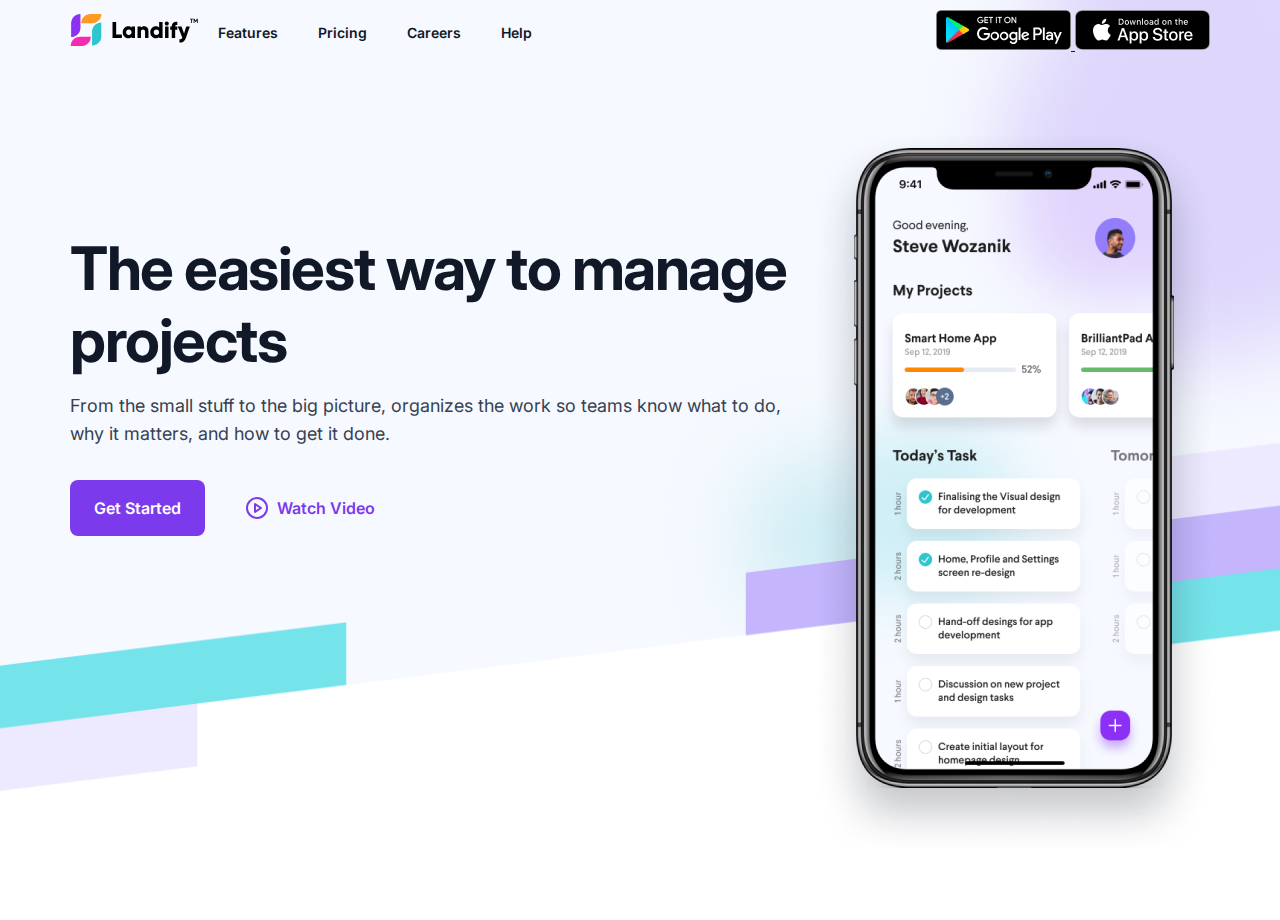
<file: les_4 dim/index.html>
<!DOCTYPE html>
<html lang="en">
<head>
    <meta charset="UTF-8">
    <meta http-equiv="X-UA-Compatible" content="IE=edge">
    <meta name="viewport" content="width=device-width, initial-scale=1.0">
    <title>Landing page</title>

    <link rel="preconnect" href="https://fonts.googleapis.com">
    <link rel="preconnect" href="https://fonts.gstatic.com" crossorigin>
    <link href="https://fonts.googleapis.com/css2?family=Inter:wght@200;400;600;700;800;900&display=swap" rel="stylesheet">

    <link rel="stylesheet" href="./assets/styles/style.css">
</head>

<body>
    <div class="container">
        <header class="header">
            <nav class="menu">
                <a href="/"><img src="./assets/img/Logo.svg" alt="Logotype"></a>
                <ul>
                    <li>
                        <a href="#">Features</a>
                    </li>
                    <li>
                        <a href="#">Pricing</a>
                    </li>
                    <li>
                        <a href="#">Careers</a>
                    </li>
                    <li>
                        <a href="#">Help</a>
                    </li>
                </ul>
            </nav>
            <div class="store">
                <a href="#">
                    <img src="./assets/img/Store_google.png" alt="Google store">
                </a>
                <a href="https://apps.apple.com/us/app/apple-store/id375380948">
                    <img src="./assets/img/Store_apple.png" alt="Apple store">
                </a>
            </div>
        </header>

        <div class="banner">
            <div class="banner-content">
                <h1>The easiest way to manage projects</h1>
                <p>From the small stuff to the big picture, organizes the work so teams know what to do, why it matters, and how to get it done.</p>
                <div>
                    <button class="get">Get Started</button>
                    <button class="watch">
                        <img src="./assets/img/Icons/Play_icon.svg" alt="">
                        Watch Video
                    </button>
                </div>
            </div>
            <img src="./assets/img/Mobile.png" alt="">
        </div>

    </div>
</body>
</html>
</file>
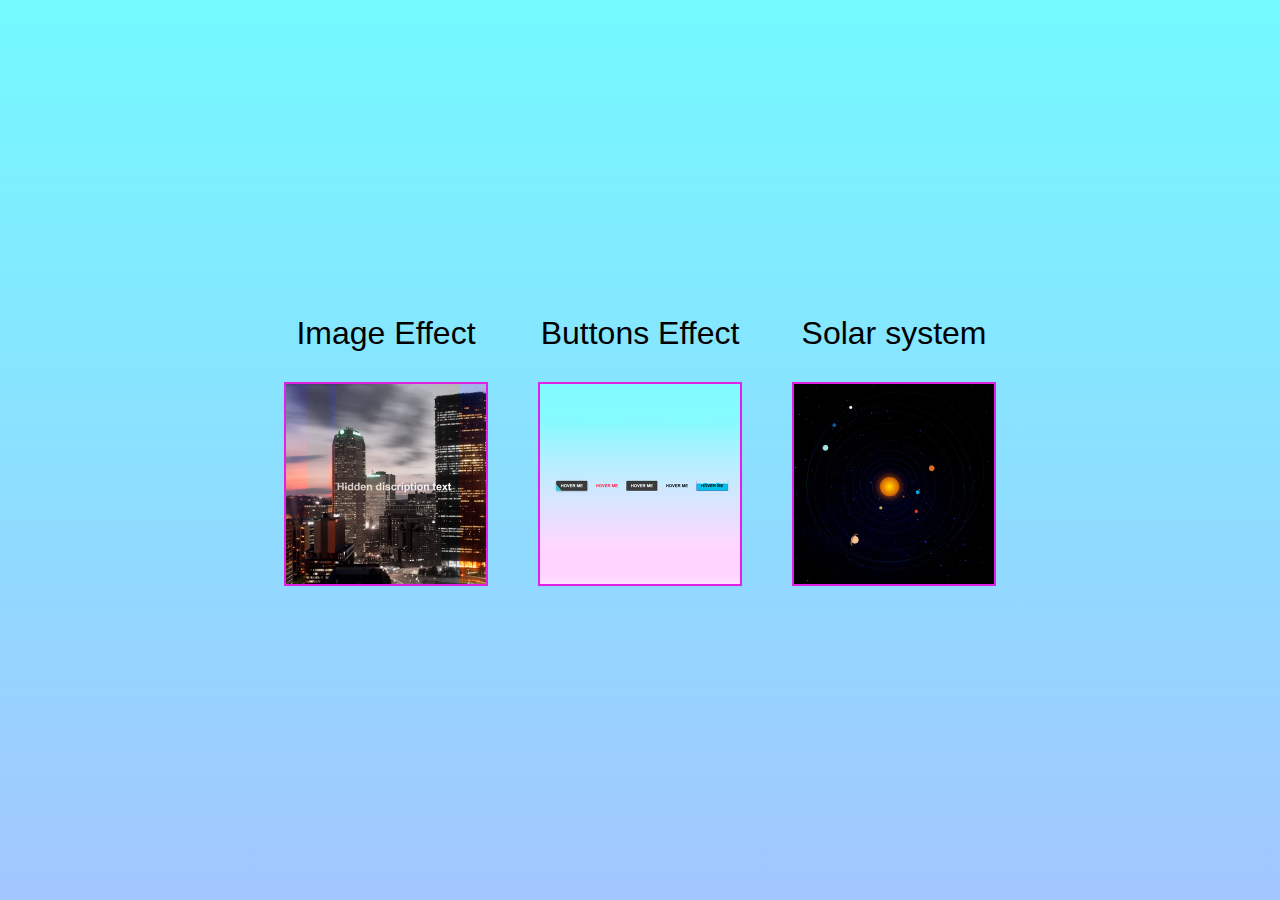
<file: les_6/index.html>
<!DOCTYPE html>
<html lang="en">
<head>
    <meta charset="UTF-8">
    <meta http-equiv="X-UA-Compatible" content="IE=edge">
    <meta name="viewport" content="width=device-width, initial-scale=1.0">
    <title>Animation effects</title>
    <style>
        body {
            margin: 0;
            padding: 0;
            display: flex;
            width: 100%;
            height: 100vh;
            align-content: center;
            justify-content: center;
            align-items: center;
            gap: 50px;
            background: linear-gradient(to top, #a3c6ff 0%, #73faff 100%);
        }
        a {
            border: 2px solid #e221e7;
            display: flex;
            align-items: center;
            justify-content: center;
        }
        img {
            width: 100%;
            max-width: 200px;
            height: auto;
        }
        .wrapper {
            display: grid;
            font-size: 32px;
            font-family: Arial, Helvetica, sans-serif;
            gap: 30px;
            text-align: center;
        }
    </style>
</head>
<body>
    <div class="wrapper">
        Image Effect
        <a href="./effect_1/index.html">
            <img src="./img/image_animation.jpg" alt="">
        </a>
    </div>
    <div class="wrapper">
        Buttons Effect
        <a href="./effect_2/index.html">
            <img src="./img/buttons_animation.jpg" alt="">
        </a>
    </div>
    <div class="wrapper">
        Solar system
        <a href="./effect_3/index.html">
            <img src="./img/solar_system.jpg" alt="">
        </a>  
    </div>
</body>
</html>
</file>
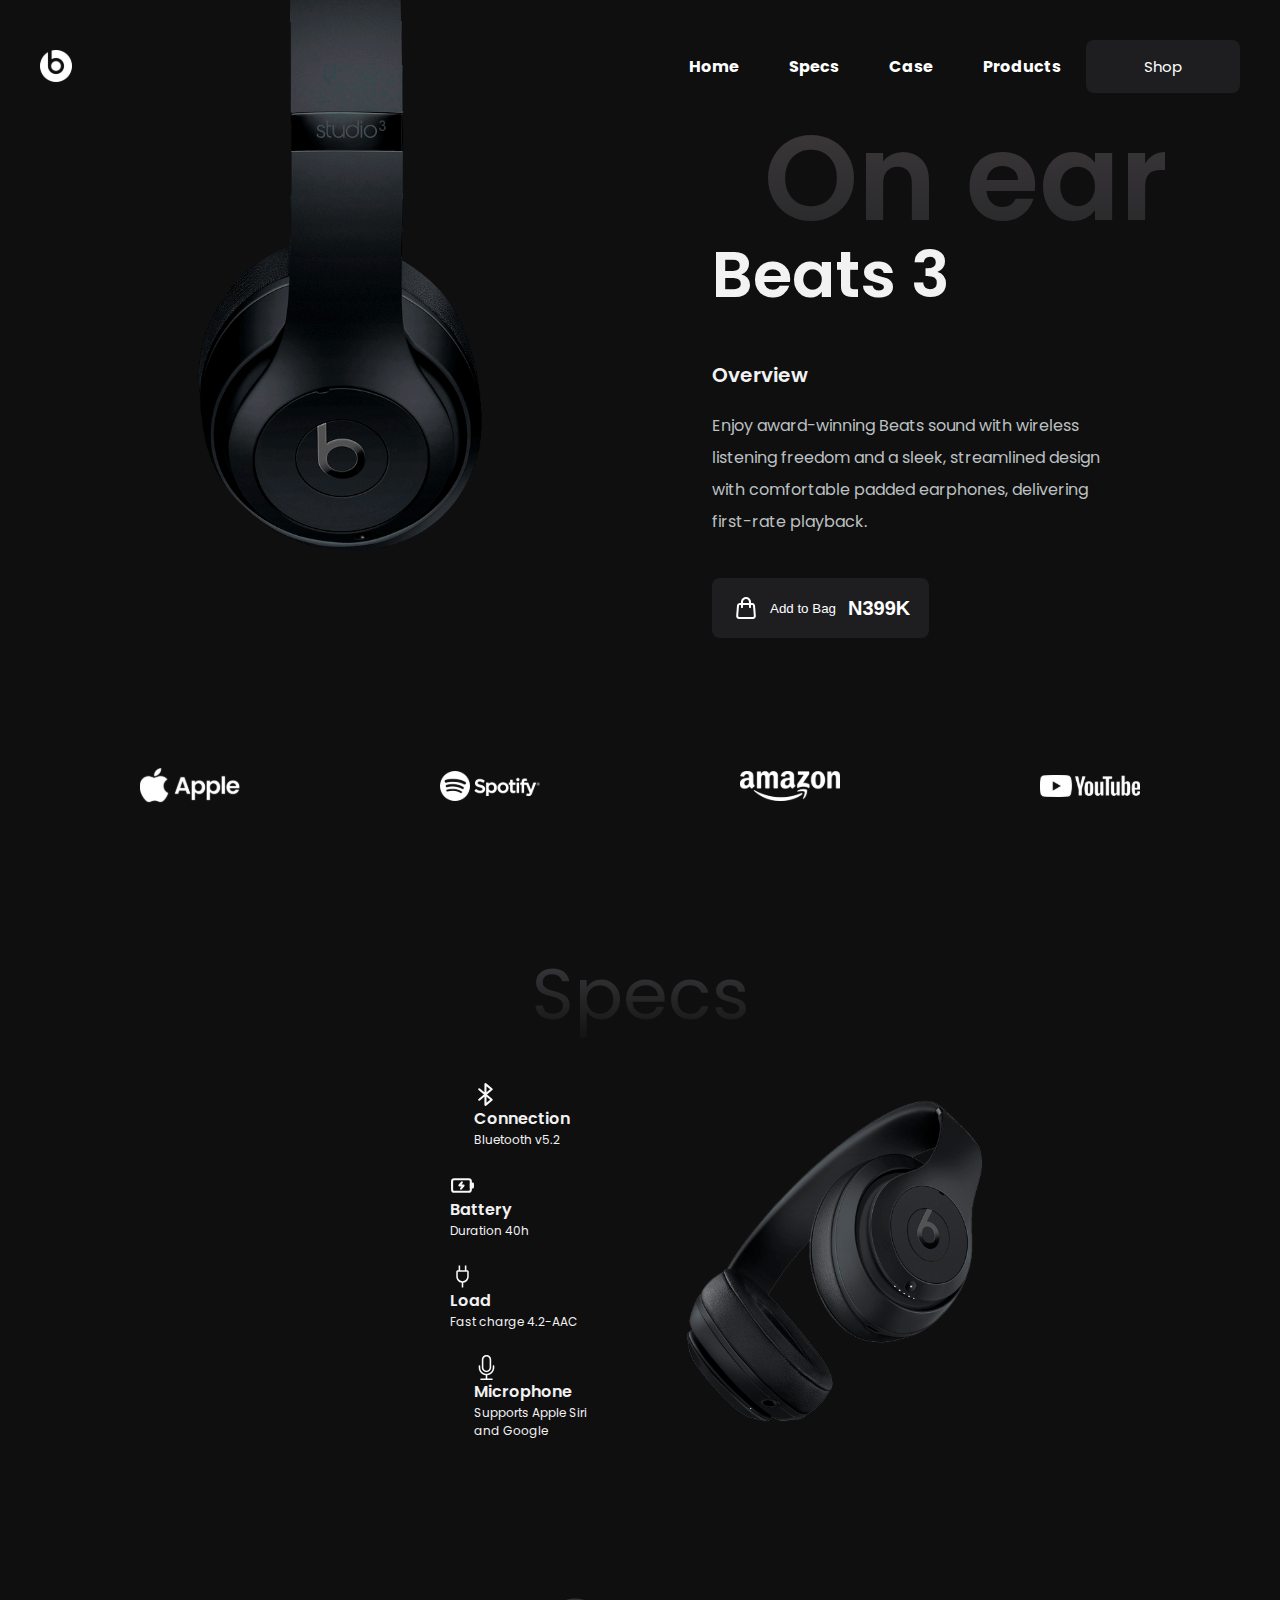
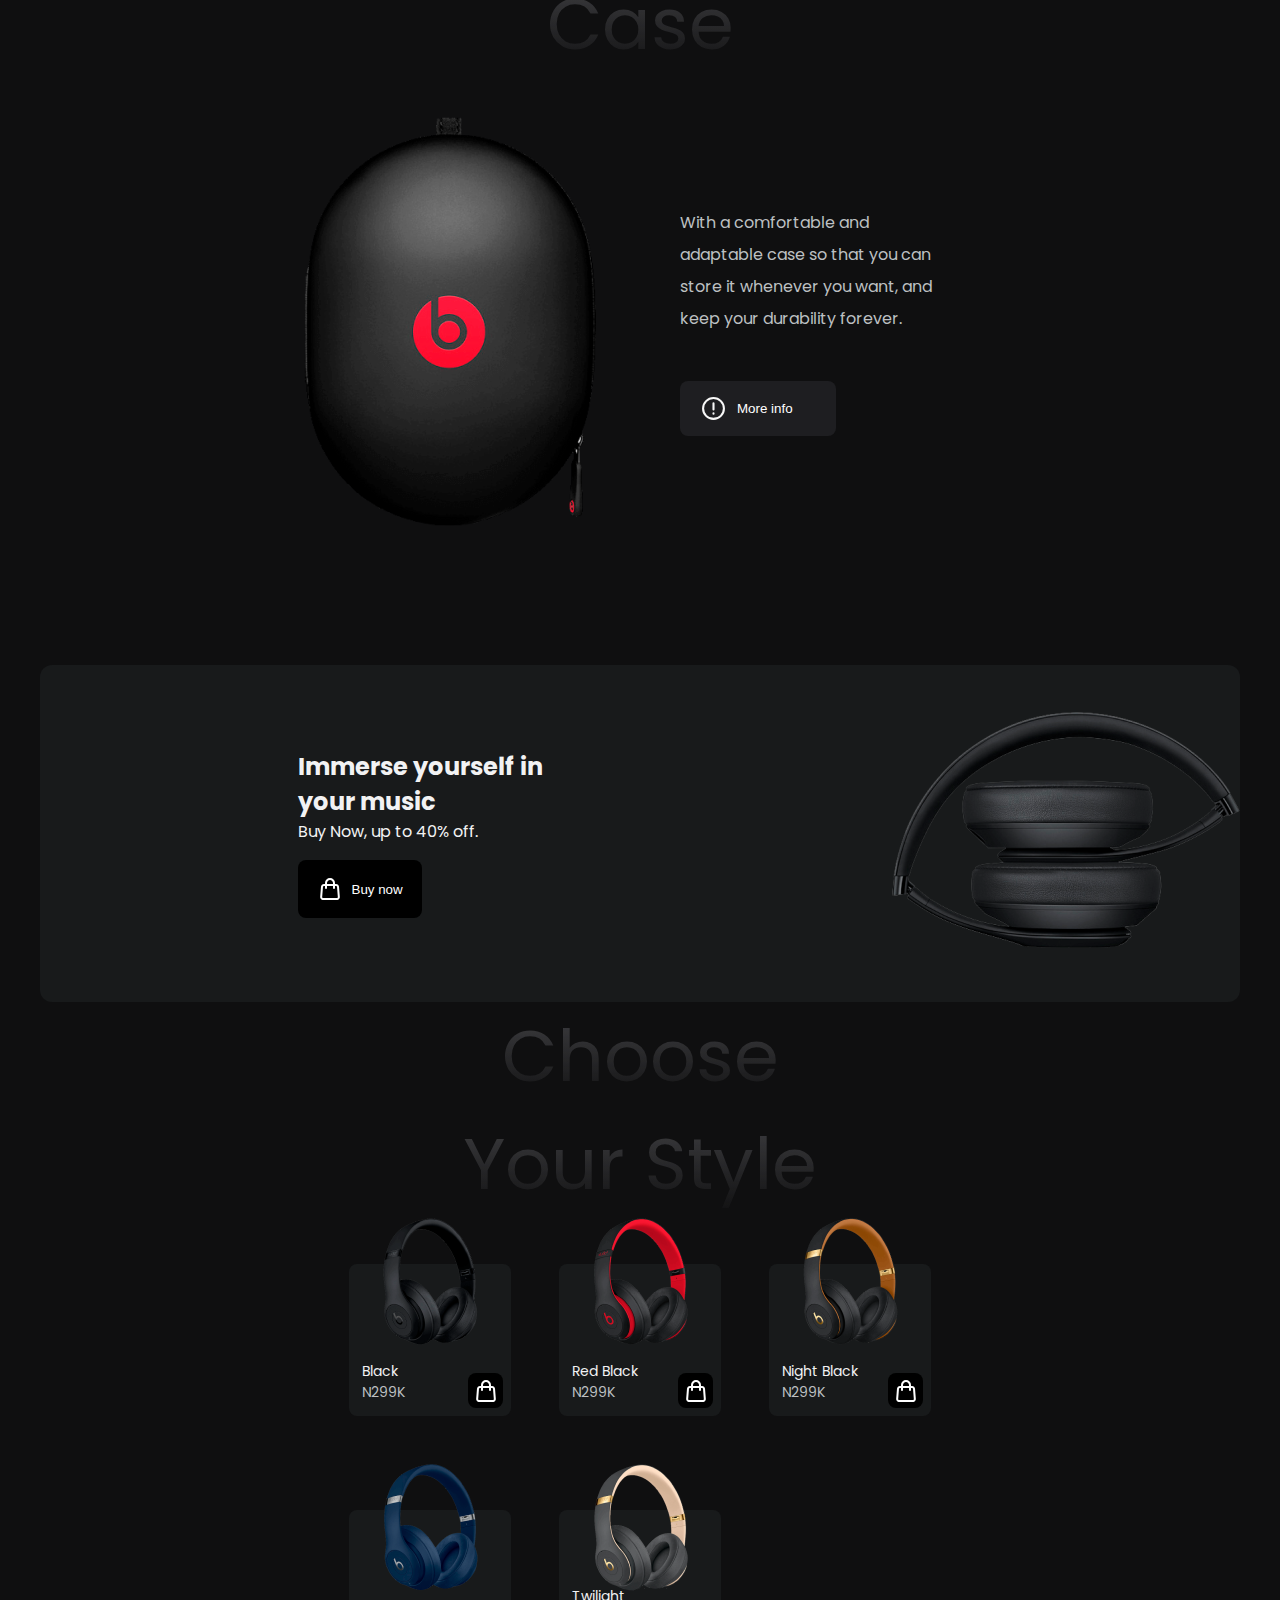
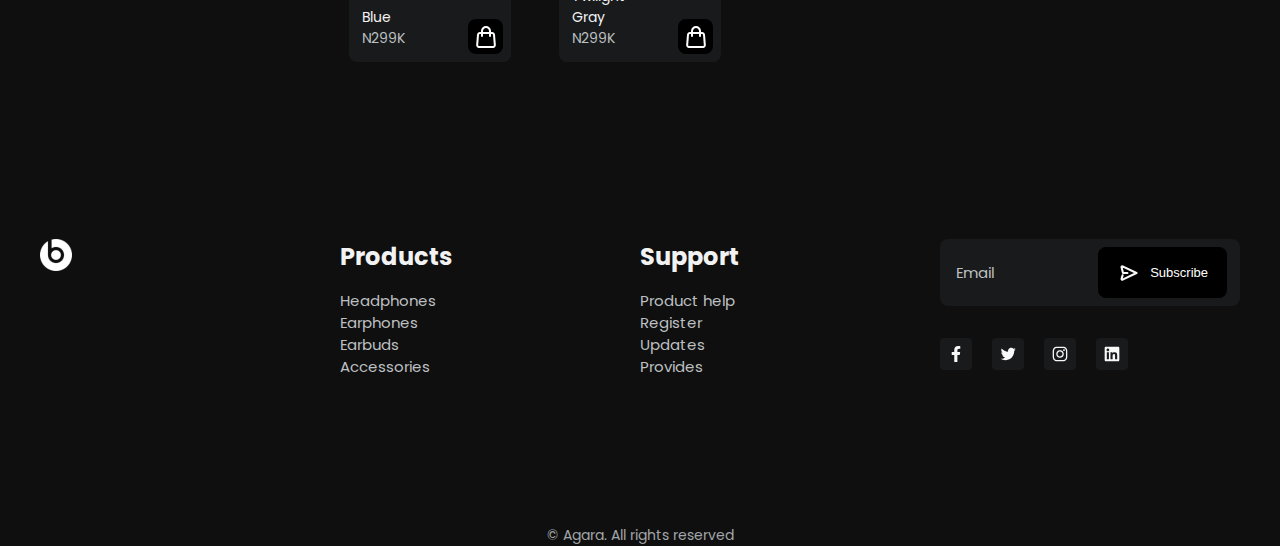
<file: les_7/index.html>
<!DOCTYPE html>
<html lang="en">
<head>
    <meta charset="UTF-8">
    <meta http-equiv="X-UA-Compatible" content="IE=edge">
    <meta name="viewport" content="width=device-width, initial-scale=1.0">
    <title>Landing</title>

    <link rel="preconnect" href="https://fonts.googleapis.com">
    <link rel="preconnect" href="https://fonts.gstatic.com" crossorigin>
    <link href="https://fonts.googleapis.com/css2?family=Poppins:wght@400;600;700&display=swap" rel="stylesheet">

    <link rel="stylesheet" href="./assets/styles/style.css">
</head>
<body>
    <header class="header">
        <div class="container">
            <div class="header-content">
                <img src="./assets/img/logo.svg" alt="Logotype">

                <div class="header-menu">
                    <nav class="site-navigation">
                        <menu>
                            <li><a href="/">Home</a></li>
                            <li><a href="#">Specs</a></li>
                            <li><a href="#">Case</a></li>
                            <li><a href="#">Products</a></li>
                            <li><a class="header-button" href="#">Shop</a></li>                  
                        </menu>
                        <img class="bar-menu" src="./assets/img/menu-bar.svg" alt="Logotype">
                    </nav>
                </div>
            </div>
        </div>
    </header>

    <div class="banner">
        <div class="container">
            <div class="banner-content">
                <img src="./assets/img/header-hp.svg" alt="Headphones">
                <div class="banner-text">
                    <span>On ear</span>
                    <h1>Beats 3</h1>
                    <h3>Overview</h3>
                    <p>Enjoy award-winning Beats sound with wireless listening freedom and a sleek, streamlined design with comfortable padded earphones, delivering first-rate playback.</p>
                    <button class="banner-button bag">
                        <img src="./assets/img/icon.png" alt="">
                        <span>Add to Bag</span>
                        <div>N399K</div>
                    </button>
                </div>
            </div>
        </div>
    </div>
    
    <div class="logo">
        <div class="container">
            <div class="logo-content">
                <a href="#"><img src="./assets/img/logo/apple.svg" alt=""></a>
                <a href="#"><img src="./assets/img/logo/spotify.svg" alt=""></a>
                <a href=""><img src="./assets/img/logo/amazon.svg" alt=""></a>
                <a href=""><img src="./assets/img/logo/youtube.svg" alt=""></a>
            </div>
        </div>
    </div>

    <div class="specs">
        <div class="container">
            <h2 class="title-specs">Specs</h2>
            <div class="specs-content">
                <div class="specs-items">
                    <div class="specs-item">
                        <img src="./assets/img/specs icons/bluetooth.svg" alt="">
                        <span>Connection</span>
                        <p>Bluetooth v5.2</p>
                    </div>

                    <div class="specs-item">
                        <img src="./assets/img/specs icons/battery-charging.svg" alt="">
                        <span>Battery</span>
                        <p>Duration 40h</p>
                    </div>

                    <div class="specs-item">
                        <img src="./assets/img/specs icons/carbon_plug.svg" alt="">
                        <span>Load</span>
                        <p>Fast charge 4.2-AAC</p>
                    </div>

                    <div class="specs-item">
                    <img src="./assets/img/specs icons/bi_mic.svg" alt="">
                        <span>Microphone</span>
                        <p>Supports Apple Siri and Google</p>
                    </div>
                </div>
                <img src="./assets/img/specs-hp.svg" alt="">
            </div>
        </div>
    </div>

    <div class="case">
        <div class="container">
            <h2 class="title-case">Case</h2>
            <div class="case-content">
                <img src="./assets/img/case.png" alt="">
                <div class="case-items">
                    <p>With a comfortable and adaptable case so that you can store it whenever you want, and keep your durability forever.</p>
                    <button class="banner-button more-info">
                        <img src="./assets/img/Group.svg" alt="">
                        <span>More info</span>
                    </button>               
                </div>
            </div>
        </div>
    </div>

    <div class="music-buy">
        <div class="container">
            <div class="music-content">
               <div class="music-left">
                    <div class="music-left-first">
                        <h2>Immerse yourself in <br>your music</h2>
                        <span>Buy Now, up to 40% off.</span>
                    </div>    
                    <div class="music-left-second">
                        <button class="banner-button buy">
                            <img src="./assets/img/buy.svg" alt="">
                            <span>Buy now</span>
                        </button> 
                    </div>        
                </div>
                <div class="music-right">
                    <img src="./assets/img/headphone.png" alt="">
                </div>
             </div>
        </div>
    </div>

    <div class="style">
        <div class="container">
            <div class="style-case-block">
                <h2 class="style-case">Choose</h2>
                <h2 class="style-case">Your Style</h2>
            </div>
            <div class="style-content">
                <div class="headphone-card">
                    <img src="./assets/img/headphone-card/black.png" alt="">
                    <div class="card-back">
                        <div class="card-back-text">
                            <span>Black</span>
                            <p>N299K</p>
                        </div>
                        <button class="banner-button choose">
                            <img src="./assets/img/buy.svg" alt="">
                        </button>
                    </div>
                </div>
                <div class="headphone-card">
                    <img src="./assets/img/headphone-card/red.png" alt="">
                    <div class="card-back">
                        <div class="card-back-text">
                            <span>Red Black</span>
                            <p>N299K</p>
                        </div>
                        <button class="banner-button choose">
                            <img src="./assets/img/buy.svg" alt="">
                        </button>
                    </div>
                </div>
                <div class="headphone-card">
                    <img src="./assets/img/headphone-card/orange.png" alt="">
                    <div class="card-back">
                        <div class="card-back-text">
                            <span>Night Black</span>
                            <p>N299K</p>
                        </div>
                        <button class="banner-button choose">
                            <img src="./assets/img/buy.svg" alt="">
                        </button>
                    </div>
                </div>
                <div class="headphone-card">
                    <img src="./assets/img/headphone-card/blue.png" alt="">
                    <div class="card-back">
                        <div class="card-back-text">
                            <span>Blue</span>
                            <p>N299K</p>
                        </div>
                        <button class="banner-button choose">
                            <img src="./assets/img/buy.svg" alt="">
                        </button>
                    </div>
                </div>
                <div class="headphone-card">
                    <img src="./assets/img/headphone-card/pink.png" alt="">
                    <div class="card-back">
                        <div class="card-back-text">
                            <span>Twilight Gray</span>
                            <p>N299K</p>
                        </div>
                        <button class="banner-button choose">
                            <img src="./assets/img/buy.svg" alt="">
                        </button>
                    </div>
                </div>
            </div>
        </div>
    </div>

    <footer>
        <div class="footer">
            <div class="container">
                <div class="footer-content">
                    <div class="beats-img">
                        <img src="./assets/img/beats.png" alt="">
                    </div>
                    <div class="footer-product">
                        <h2>Products</h2>
                       <menu>
                        <li>Headphones</li>
                        <li>Earphones</li>
                        <li>Earbuds</li>
                        <li>Accessories</li>
                       </menu>
                    </div>
                    <div class="footer-support">
                        <h2>Support</h2>
                        <menu>
                            <li>Product help</li>
                            <li>Register</li>
                            <li>Updates</li>
                            <li>Provides</li>
                           </menu>
                    </div>
                    <div class="footer-subscribe">
                        <div class="email">
                            <p>Email</p>
                             <button class="banner-button btn-footer">
                                <img src="./assets/img/Vector.svg" alt="">
                                <span>Subscribe</span>
                            </button>
                        </div>
                        <div class="social">
                            <div class="social-logo">
                                <img src="./assets/img/fb.svg" alt="">
                            </div>
                            <div class="social-logo">
                                <img src="./assets/img/tw.svg" alt="">
                            </div>
                            <div class="social-logo">
                                <img src="./assets/img/inst.svg" alt="">
                            </div>
                            <div class="social-logo">
                                <img src="./assets/img/lin.svg" alt="">
                            </div>
                        </div>                     
                    </div>
                </div>
                <div class="copy">
                    <p>© Agara. All rights reserved</p>
                </div>
            </div>
        </div>
    </footer>
 </body>
</html>
</file>
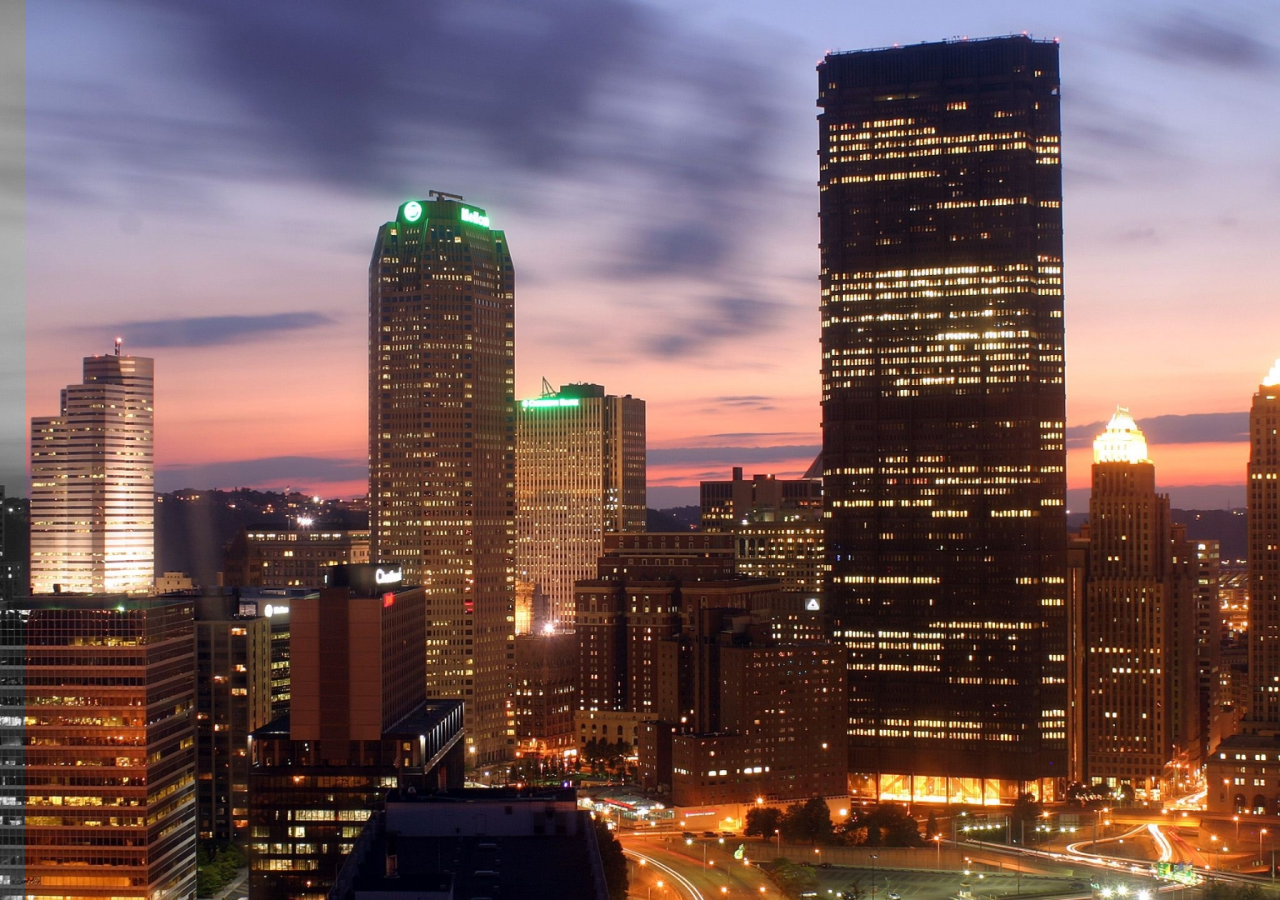
<file: les_6/Effect_1/index.html>
<!DOCTYPE html>
<html lang="en">
<head>
    <meta charset="UTF-8">
    <meta http-equiv="X-UA-Compatible" content="IE=edge">
    <meta name="viewport" content="width=device-width, initial-scale=1.0">
    <title>Document</title>

    <link rel="stylesheet" href="./style.css">
</head>
<body>
    <div class="wrapper">
        <div class="main">
            <h1>New York City</h1>
            <p>Many districts and monuments in New York City are major landmarks</p>
        </div>
        <div class="overlay"></div>
        <div class="overlay"></div>
        <div class="overlay"></div>
        <div class="overlay"></div>
        <div class="overlay"></div>
        <div class="overlay"></div>
        <div class="overlay"></div>
        <div class="overlay"></div>
        <div class="overlay"></div>
        <div class="overlay"></div>
        <div class="overlay"></div>
        <div class="overlay"></div>
        <div class="overlay"></div>
        <div class="overlay"></div>
        <div class="overlay"></div>
        <div class="overlay"></div>
        <div class="overlay"></div>
        <div class="overlay"></div>
        <div class="overlay"></div>
        <div class="overlay"></div>
        <div class="overlay"></div>
        <div class="overlay"></div>
        <div class="overlay"></div>
        <div class="overlay"></div>
        <div class="overlay"></div>
        <div class="overlay"></div>
        <div class="overlay"></div>
        <div class="overlay"></div>
        <div class="overlay"></div>
        <div class="overlay"></div>
        <div class="overlay"></div>
        <div class="overlay"></div>
        <div class="overlay"></div>
        <div class="overlay"></div>
        <div class="overlay"></div>
        <div class="overlay"></div>
        <div class="overlay"></div>
        <div class="overlay"></div>
        <div class="overlay"></div>
        <div class="overlay"></div>
        <div class="overlay"></div>
        <div class="overlay"></div>
        <div class="overlay"></div>
        <div class="overlay"></div>
        <div class="overlay"></div>
        <div class="overlay"></div>
        <div class="overlay"></div>
        <div class="overlay"></div>
        <div class="overlay"></div>
        <div class="overlay"></div>
    </div>
</body>
</html>
</file>
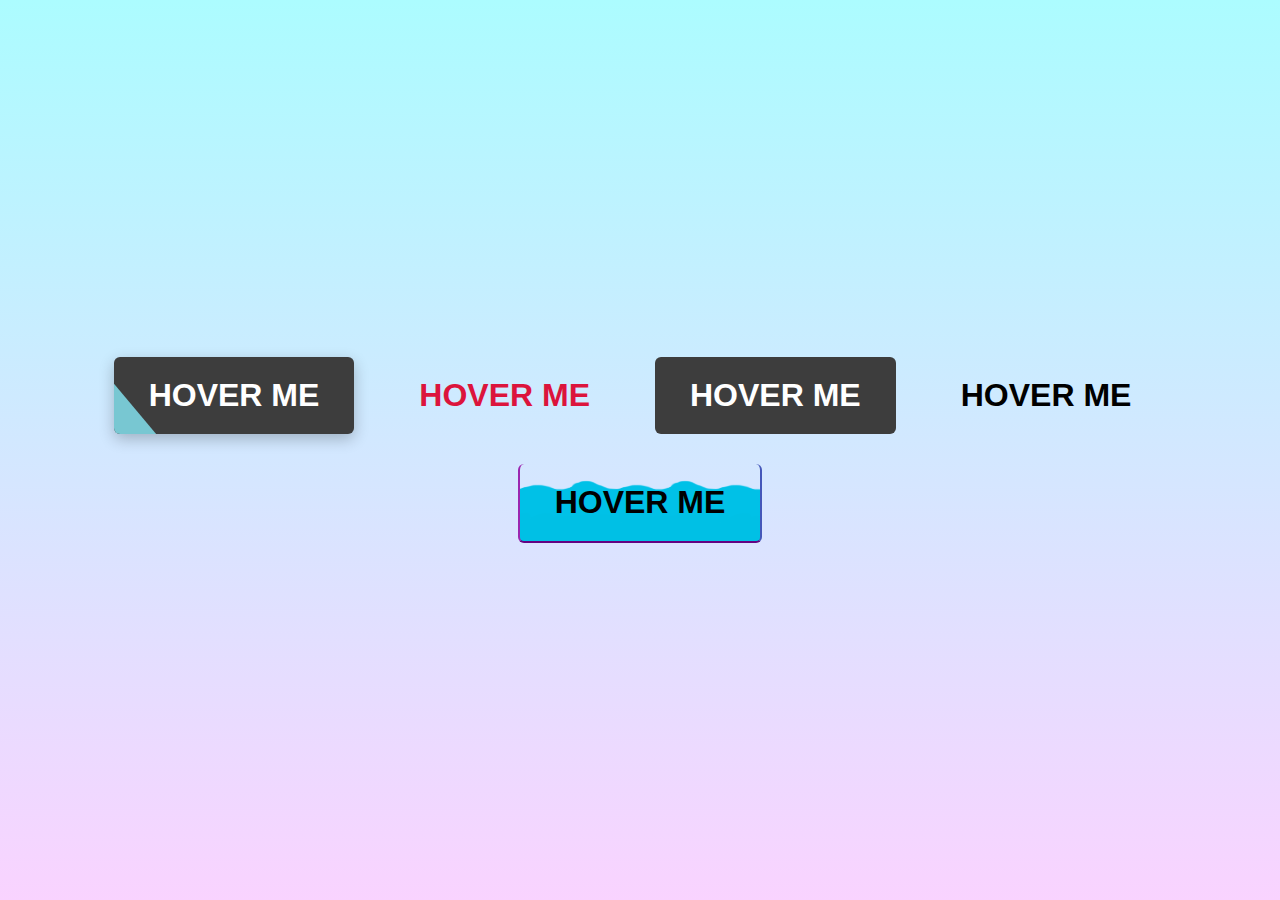
<file: les_6/Effect_2/index.html>
<!DOCTYPE html>
<html lang="en">
<head>
    <meta charset="UTF-8">
    <meta http-equiv="X-UA-Compatible" content="IE=edge">
    <meta name="viewport" content="width=device-width, initial-scale=1.0">
    <title>Document</title>

    <link rel="stylesheet" href="./style.css">
</head>
<body>
    <div class="wrapper">
        <div class="btn1"><button><span>Hover me</span></button></div>
        <div class="btn2">
            <button>
                <span></span>
                <span></span>
                <span></span>
                <span></span>
                Hover me
            </button>
        </div>
        <div class="btn3"><button><span>Hover me</span></button></div>
        <div class="btn4"><button><span>Hover me</span></button></div>
        <div class="btn5"><button><span>Hover me</span></button></div>
    </div>
</body>
</html>
</file>
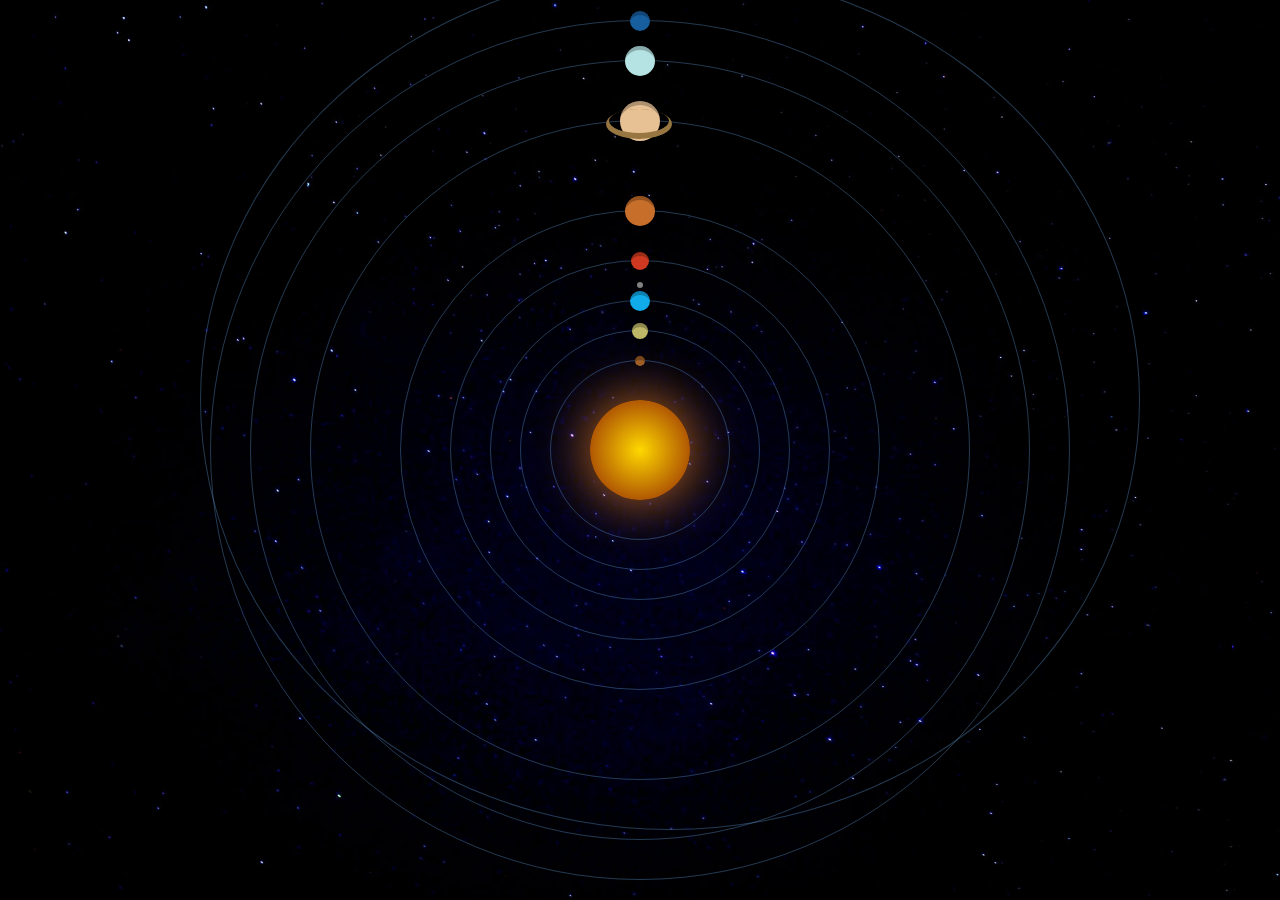
<file: les_6/Effect_3/index.html>
<!DOCTYPE html>
<html lang="en">
<head>
    <meta charset="UTF-8">
    <meta http-equiv="X-UA-Compatible" content="IE=edge">
    <meta name="viewport" content="width=device-width, initial-scale=1.0">
    <title>Document</title>

    <link rel="stylesheet" href="./style.css">
    
</head>
<body>
    <div class='solar-syst'>
        <div class='sun'></div>
        <div class='mercury'></div>
        <div class='venus'></div>
        <div class='earth'></div>
        <div class='mars'></div>
        <div class='jupiter'></div>
        <div class='saturn'></div>
        <div class='uranus'></div>
        <div class='neptune'></div>
        <div class='pluto'></div>
      </div>
</body>
</html>
</file>
<file: les_4 dim/assets/styles/style.css>
*{
    margin: 0;
    padding: 0;
    box-sizing: border-box;
    font-family: 'Inter', sans-serif;
}

.container {
    width: 100%;
    background-image: url('../img/Background.png');
    background-size: cover;
    background-position: top;
}

.header {
    max-width: 1200px;
    margin: 0 auto;
    display: flex;
    align-items: center;
    justify-content: space-between;
    padding: 10px 30px;
}

.menu {
    display: flex;
    align-items: center;
}

.menu>ul{
    display: flex;
    align-items: center;
    list-style: none;
}

.menu>ul>li>a {
    padding: 10px 20px;
    text-decoration: none;
    color: #111827;
    font-weight: 600;
    font-size: 14px;
    line-height: 20px;
}

.menu>ul>li>a:hover {
    color: #7C3AED;
}

.banner {
    max-width: 1200px;
    margin: 72px auto;
    display: grid;
    padding: 0px 30px;
    grid-template-columns: 2fr 1fr;
}

.banner-content {
    margin-top: 96px;
}

.banner-content>h1 {
    font-weight: 700;
    font-size: 60px;
    line-height: 72px;
    letter-spacing: -0.025em;
    font-feature-settings: 'liga' off;
    color: #111827;
}

.banner-content>p {
    margin-top: 16px;
    font-weight: 400;
    font-size: 18px;
    line-height: 28px;
    font-feature-settings: 'liga' off;
    color: #374151;
}

.get {
    border-radius: 8px;
    background-color: #7C3AED;
    font-weight: 600;
    font-size: 16px;
    line-height: 24px;
    text-align: center;
    font-feature-settings: 'liga' off;
    color: #FFFFFF;
    padding: 16px 24px;
    border: none;
    cursor: pointer;
}

.get:hover {
    background-color: #8d56ed;
}

.banner-content>div{
    margin-top: 32px;
    display: flex;
    gap: 16px;
}

.watch {
    padding: 16px 24px;
    background: transparent;
    font-weight: 600;
    font-size: 16px;
    line-height: 24px;
    text-align: center;
    font-feature-settings: 'liga' off;
    color: #7C3AED;
    border: none;
    display: flex;
    align-items: center;
    gap: 8px;
    cursor: pointer;
    border-radius: 8px;
}

.watch:hover {
    background: #e3c9ff;
}
</file>
<file: les_7/assets/styles/style.css>
*{
    margin: 0;
    padding: 0;
    box-sizing: border-box;
}

body{
    background-color: #0F0F10;
    color: #F2F2F3;
    font-family: 'Poppins', sans-serif;
}

a{
    color: #fff;
    text-decoration: none;
}

.container{
    max-width: 1200px;
    margin: 0 auto;
}

header{
    position: absolute;
    width: 100%;
}

.header-content{
    display: flex;
    align-items: center;
    justify-content: space-between;
    padding: 50px 0;
}

.site-navigation{
    display: flex;
}

.site-navigation>menu{
    list-style: none;
    display: flex;
    position: relative;
}

.site-navigation>menu>li>a{
    padding: 20px 25px;
    font-weight: 700;
    font-size: 16px;
    transition: all .2s;
}

.site-navigation>menu>li>a:hover{
    color: #d3d3d3;
}

.site-navigation>menu>li>a.header-button{
    /* position: absolute; */
    right: -50%;
    top: -50%;
    padding: 16px 58px;
    background-color: #1E1E21;
    border-radius: 8px;
    font-weight: 400;
    font-size: 15px;
}
.bar-menu{
    display: none;
}
.banner-content{
    display: grid;
    grid-template-columns: 1fr 1fr;
    justify-items: center;
    align-items: start;
}

.banner-text{
    padding: 130px 0;
}

.banner-text>span{
    margin-left: 52px;
    font-weight: 600;
    font-size: 120px;
    line-height: 96px;
    background: linear-gradient(180deg, #403B3E 0%, #242526 100%);
    -webkit-background-clip: text;
    -webkit-text-fill-color: transparent;
}

.banner-text>h1{
    font-weight: 600;
    font-size: 64px;
}

.banner-text>h3{
    font-weight: 600;
    font-size: 20px;
    margin-top: 38px;
}

.banner-text>p{
    max-width: 400px;
    margin-top: 20px;
    font-weight: 400;
    font-size: 16px;
    line-height: 32px;
    color: #BDC0C2;
}

.banner-button{
    border: none;
    border-radius: 8px;
    background-color: #1E1E21;
    color: #fff;
    padding: 18px 19px 18px 22px;
    margin-top: 40px;

    display: flex;
    gap: 12px;
    align-items: center;

    cursor: pointer;
    transition: all .2s;
}

.banner-button>div{
    font-weight: 700;
    font-size: 20px;
}

.banner-button:hover{
    background-color: #353535;
}

.logo-content{
    display: flex;
    justify-content: space-around;
    align-items: center;
}

.title-specs,
.title-case,
.style-case{
    text-align: center;
    font-weight: 400;
    font-size: 72px;
    line-height: 108px;
    background: linear-gradient(180deg, #424245 0%, rgba(102, 102, 122, 0) 100%);
    -webkit-background-clip: text;
    -webkit-text-fill-color: transparent;
}
.specs{
    margin: 130px 0;
}

.specs-content,
.case-content,
.music-content{
    margin-top: 34px;
    display: grid;
    grid-template-columns: 1fr 1fr;
    align-items: center;
    gap: 90px;
}

.specs-items{
    max-width: 145px;
    justify-self: end;
    display: grid;
    gap: 24px;
}

.specs-item{
    display: grid;
}

.specs-item>span{
    font-weight: 600;
    font-size: 16px;
    line-height: 24px;
}

.specs-item>p{
    font-weight: 400;
    font-size: 12px;
    line-height: 18px;
}

.specs-item:nth-child(1),
.specs-item:nth-child(4)
{
    padding-left: 24px;
}

.case-content>img {
    justify-self: end;
}

.case-items>p{
    max-width: 262px;

    /* margin-top: 20px; */
    font-weight: 400;
    font-size: 16px;
    line-height: 32px;
    color: #BDC0C2;
}

.more-info{
    width: 156px;
    height: 55px;
    margin-top: 46px;
}

.case-content{
    gap: 80px;
}

.music-content{
    display: flex;
    height: 337px;
    background: #181A1B;
    border-radius: 12px;
    margin-top: 134px;
}
.music-left{
    justify-self:end;
    margin: 77px auto;

}
.music-left>h2{
    margin-bottom: 16px;
}

.buy{
    margin-top: 16px;
    background-color: #000000;
}

.style-content{
    margin-top: 34px;
    display: grid;
    grid-template-columns: 1fr 1fr 1fr;
    align-items: center;
    gap: 48px;
    max-width: 582px;
    margin: 0 auto;
}

.headphone-card{
    text-align: center;
    max-width: 162px;
    margin: 0 auto;
}
.card-back{
    margin-top: -88px;
    display: flex;
    grid-template-columns: 1fr 1fr;
    justify-content: space-between;
    width: 162px;
    height: 152px;
    background: #181A1B;
    border-radius: 8px;

    align-items: end;
}

.card-back-text{
    margin: 13px;
}

.choose{
    width: 35px;
    height: 35px;
    padding: 10px 8px ;
    margin: 8px;
    background-color: #000000;
}

.card-back-text{
    font-size: 14px;
    line-height: 21px;
    color: #BDC0C2;
    text-align: left
}

.card-back-text>span{
    color: #F2F2F3;
}

.footer-content{
    display:grid;
    grid-template-columns: repeat(4, 1fr);
    margin-top: 177px;
    
    justify-content: space-between;
   
}

.footer-product>menu,
.footer-support>menu{
    list-style: none;
    font-size: 15px;
    line-height: 22px;
    color: #BDC0C2;
    padding-top: 16px;

}

.email{
    display: flex;
    max-width: 347px ;
    height: 67px;   
    background: #181A1B;
    border-radius: 8px;
    justify-content: space-between;
}

.email>p{
    font-size: 15px;
    line-height: 22px;
    color: #BDC0C2;
    margin: auto 16px;
}


.btn-footer{
    max-width: 132px;
    height: 51px;
    margin-top: 0;
    background-color: #000000;
    margin: 8px 13px;
}

.btn-footer>span{
    font-size: 13px;
    line-height: 15px;
    text-align: center;
    color: #FFFFFF;
}

.social{
    margin-top: 32px;
    display: flex;
    gap: 20px;
}
.social-logo{
    width: 32px;
    height: 32px;
    background: #181A1B;
    border-radius: 4px;
    display: flex;
    justify-content: center;
    align-items: center; 
    
}

.social-logo>img{
    padding: 8px 11.7px;
}

.copy>p{
    padding-top: 147px;
    font-weight: 400;
    font-size: 14px;
    line-height: 21px;
    text-align: center;
    color: #A2A6A9;

}

@media (max-width: 500px) {
    .container{
        padding: 0 24px;
    }

    .site-navigation>menu{
        display: none;
    }

    .bar-menu{
        display: block;
    }
   
    .banner-content{
        display: block;   
    }

    .banner-content>img{
        position: absolute;
        z-index: -1;
        margin-top: -150px;
        margin-left: 115px;
    }

    .banner-text>span {
        font-weight: 600;
        font-size: 80px;
        line-height: 96px;
        margin-left: 16px;
    }
    .banner-text>h1{
        font-weight: 600;
        font-size: 40px;
        line-height: 60px;
    }

    .specs-content{
        gap:61px;
    }

    .specs-content>img{
        max-height: 270px;
        max-width: 250px;
    }

    .case-content {
        gap: 24px;
    }

    .case-content>img{
        width: 223px;
        height: 312px;
    }

    .banner-button {
        margin-top: 74px
    }

    .bag{
        height: 55px;
        width: 248px;
    }

    .music-content{
        flex-direction: column;
        height: 382px;
        width: 443px;
        gap: 0;
    }

    .music-content>div:nth-of-type(1){
        order: 2 ;
    }

    .music-right>img{
        max-width: 300px;
        max-height: 206px;
        margin-top: 27px;
        margin: 72 auto;   
    }

    .music-left {
        display: flex;
        margin: 0 ;
        margin-top: 37px;
        flex-direction: row;
    }

    .music-left-first>h2{
        font-size: 18px;
        line-height: 27px;
    }

    .music-left-first>span{
        font-weight: 400;
        font-size: 14px;
        line-height: 21px;
    }
    
    .more-info{
        height: 55px;
        width: 156px;
    }

    .buy{
        margin-top: 27px;
        margin-left: 50px;
        height: 55px;
        width: 156px;    
    }
    .style-case-block {
        margin-top: 35px;
    }
    
    .style-case-block>h2{
        font-size: 56px;
        line-height: 64px;
    }
    
    .style-content{
        grid-template-columns: 1fr 1fr;
        gap: 48px;
        margin-top: -50xpx;
    }

    .footer-content{
        grid-template-columns: 1fr;
        margin-top: 51px;
    }

    .btn-footer {
        margin-top: 81px
   }
   
   .footer-product>menu, 
   .footer-support>menu {
        line-height: 30px;
   }

























}
</file>
<file: les_6/Effect_1/style.css>
* {
    margin: 0;
    padding: 0;
    box-sizing: border-box;
}

.wrapper {
    display: flex;
    position: relative;
    width: 100%;
    height: 100vh;
}

.main {
    display: grid;
    justify-content: center;
    align-content: center;
    align-items: center;
    position: absolute; 
    text-align: center;
    gap: 30px;
    top: 0;
    left: 0;
    width: 100%;
    height: 100%;
    background-image: linear-gradient(black, black), url('./img/bg.jpg');
    background-repeat: no-repeat;
    background-position: center;
    background-size: cover;
    background-blend-mode: saturation;
    text-align: center;
    z-index: 1;
}

.main h1 {
    font-family: Arial, Helvetica, sans-serif;
    font-weight: bold;
    font-size: 64px;
    color: white;
}

.main p {
    font-family: Arial, Helvetica, sans-serif;
    font-weight: bold;
    font-size: 32px;
    color: white;
    max-width: 500px;
}

.overlay {
    width: 2%;
    height: 100%;
    z-index: 2;
    position: relative;
    background-image: url('./img/bg.jpg');
    background-repeat: no-repeat;
    background-position: center;
    background-size: cover;
    background-attachment: fixed;
    transition: opacity 1s linear;
    transition-delay: 1.5s;
}

.overlay:hover {
    opacity: 0;
    transition: 0s linear;
}
</file>
<file: les_6/Effect_2/style.css>
* {
    margin: 0;
    padding: 0;
    box-sizing: border-box;
}

.wrapper {
    display: flex;
    flex-wrap: wrap;
    width: 100%;
    height: 100vh;
    align-content: center;
    justify-content: center;
    align-items: center;
    gap: 30px;
    background: linear-gradient(to top, #f9d3ff 0%, #acfcff 100%);
}

button {
    border: none;
    background-color: transparent;
    padding: 20px 35px;
    cursor: pointer;
    border-radius: 6px;
    position: relative;
}

button>span, button {
    font-size: 32px;
    font-weight: 700;
    text-transform: uppercase;
}

/************ effect 1 ******************/
.btn1 button{
    color: #ffffff;
    background-color: #3d3d3d;
    overflow: hidden;
    box-shadow: 0 5px 15px #0000003d;
}

.btn1 button span{
    position: relative;
    z-index: 1;
}

.btn1 button:after {
    position: absolute;
    content: '';
    left: 0;
    top: 0;
    width: 136%;
    height: 422%;
    background-color: #78c7d2;
    transition: .5s ease-in-out;
    transform: translate(-105%, -30%) rotate(50deg);
}

.btn1:hover button:after {
    transform: translate(0%, -30%) rotate(50deg);
}

/************ effect 2 ******************/

.btn2 button{
    color: crimson;
    background: none;
    transition: 0.5s linear;
    transition-delay: 0.05s;
    box-shadow: none;
    overflow: hidden;
    position: relative;
}

.btn2:hover button{
    background: crimson;
    color: #ffffff;
    box-shadow: 0 5px 15px #ff204a73;;
    transition: 0.5s linear;
    transition-delay: 0.5s;
}

.btn2 button span{
    position: absolute;
    display: block;
}

.btn2 button span:nth-child(1){
    top: 0;
    left: -100%;
    height: 2px;
    width: 100%;
    background: linear-gradient(90deg, transparent, crimson);
    transition: 0.4s;
    transition-delay: 0.60s;
}

.btn2:hover button span:nth-child(1){
    left: 100%;
    transition: 0.5s;
}

.btn2 button span:nth-child(2){
    top: -100%;
    right: 0;
    height: 100%;
    width: 2px;
    background: linear-gradient(180deg, transparent, crimson);
    transition: 0.4s;
    transition-delay: 0.35s;
}

.btn2:hover button span:nth-child(2){
    top: 100%;
    transition: 0.5s;
    transition-delay: .15s;
}

.btn2 button span:nth-child(3){
    bottom: 0%;
    right: -100%;
    height: 2px;
    width: 100%;
    background: linear-gradient(270deg, transparent, crimson);
    transition: 0.4s;
    transition-delay: 0.15s;
}

.btn2:hover button span:nth-child(3){
    right: 100%;
    transition: 0.5s;
    transition-delay: .3s;
}

.btn2 button span:nth-child(4){
    top: 100%;
    left: 0;
    height: 100%;
    width: 2px;
    background: linear-gradient(0deg, transparent, crimson);
    transition: 0.5s;
    transition-delay: 0s;
}

.btn2:hover button span:nth-child(4){
    top: -100%;
    transition: 0.5s;
    transition-delay: .45s;
}

/************ effect 3 ******************/

.btn3 button{
    color: #ffffff;
    background-color: #3d3d3d;
    transition: 0.3s linear;
    position: relative;
}

.btn3 button::after, .btn3 button::before {
    content: '';
    position: absolute;
    opacity: 0.3;
    background-color: #000;
    border-radius: inherit;
    width: 100%;
    height: 100%;
    top: 0;
    left: 0;
    transition: 0.3s linear;
    z-index: -1;
}

.btn3:hover button{
    transform: translate(-12px, -12px);
}

.btn3:hover button::before{
    transform: translate(6px, 6px);
}

.btn3:hover button::after{
    transform: translate(12px, 12px);
}

/************ effect 4 ******************/

.btn4:hover button{
    background-color: #78c7d2;
    animation: shine infinite;
    animation-duration: 4s;
}

@keyframes shine {
    0% {
        background-color: #78c7d2;
      }
      20% {
        background-color: #f122d5;
      }
      40%{
        background-color: #e8ec0d;
      }
      60%{
        background-color: #0d5bec;
      }
      80%{
        background-color: #ec0d0d;
      }
      100% {
        background-color: #78c7d2;
      }
}

/************ effect 5 ******************/

.btn5 button{
    background-image: url('./img/wave.png');
    background-position: left bottom;
    background-repeat: repeat-x;
    border-bottom: 2px solid #630383;
    border-left: 2px solid #9c27b0;
    border-right: 2px solid #4557b9;
}

.btn5:hover button{
    animation: wave infinite linear;
    animation-duration: 4s;
}

.btn5:hover button span{
    color: #000;
    transition: 0.4s ease;
}

.btn5:hover button span{
    color: #fff;
}

@keyframes wave {

    0% {
        background-position-x: 0%;
      }

    100% {
        background-position-x: 210%;
      }
}
</file>
<file: les_6/Effect_3/style.css>
* {
    margin: 0;
    padding: 0;
    box-sizing: border-box;
}

body {
    background-image: url('./img/night-sky.jpg');
    background-size: cover;
    background-position: center;
}

.solar-syst {
    margin: 0 auto;
    width: 100%;
    height: 100vh;
    position: relative;
}

.solar-syst div {
    border-radius: 100%;
    top: 50%;
    left: 50%;
    position: absolute;
    z-index: 999;
}

.solar-syst div:not(.sun) {
    border: 1px solid rgba(102, 166, 229, 0.35);
}

.solar-syst div:not(.sun):before {
    content: "";
    position: absolute;
    left: 50%;
    border-radius: 100%;
}

.solar-syst div:before {
    box-shadow: inset 0 6px 0 -2px rgba(0, 0, 0, 0.25);
}

.sun {
    background: radial-gradient(#ffd800 0%, #8f2205 100%);
    height: 100px;
    width: 100px;
    margin-top: -50px;
    margin-left: -50px;
    box-shadow: 0 0 50px 5px rgb(255 142 31 / 65%);
}
  
.mercury {
    height: 180px;
    width: 180px;
    margin-top: -90px;
    margin-left: -90px;
    animation: orb 7s linear infinite;
}

.mercury:before {
    height: 10px;
    width: 10px;
    background: #9f5e26;
    margin-top: -5px;
    margin-left: -5px;
}
  
.venus {
    height: 240px;
    width: 240px;
    margin-top: -120px;
    margin-left: -120px;
    animation: orb 15s linear infinite;
}
.venus:before {
    height: 16px;
    width: 16px;
    background: #BEB768;
    margin-top: -8px;
    margin-left: -8px;
}

.earth {
    height: 300px;
    width: 300px;
    margin-top: -150px;
    margin-left: -150px;
    animation: orb 30s linear infinite;
}

.earth:before {
    height: 20px;
    width: 20px;
    background: #11abe9;
    margin-top: -10px;
    margin-left: -10px;
}

.earth:after {
    position: absolute;
    content: "";
    height: 26px;
    width: 26px;
    left: 50%;
    top: 0px;
    margin-left: -13px;
    margin-top: -13px;
    border-radius: 100%;
    box-shadow: 0 -16px 0 -10px grey;
    animation: orb 3s linear infinite;
}

.mars {
    height: 380px;
    width: 380px;
    margin-top: -190px;
    margin-left: -190px;
    animation: orb 50s linear infinite;
}

.mars:before {
    height: 18px;
    width: 18px;
    background: #cf3921;
    margin-top: -9px;
    margin-left: -9px;
}
   
.jupiter {
    height: 480px;
    width: 480px;
    margin-top: -240px;
    margin-left: -240px;
    animation: orb 100s linear infinite;
}

.jupiter:before {
    height: 30px;
    width: 30px;
    background: #c76e2a;
    margin-top: -15px;
    margin-left: -15px;
}

.saturn {
    height: 660px;
    width: 660px;
    margin-top: -330px;
    margin-left: -330px;
    animation: orb 200s linear infinite;
}

.saturn:before {
    height: 40px;
    width: 40px;
    background: #e7c194;
    margin-top: -20px;
    margin-left: -20px;
}

.saturn:after {
    position: absolute;
    content: "";
    height: 24px;
    width: 60px;
    left: 50%;
    top: 0;
    margin-left: -31px;
    margin-top: -12px;
    border-radius: 50%;
    box-shadow: 0 3px 0 3px #987641;
    animation: orb 300s linear infinite;
}

.uranus {
    height: 780px;
    width: 780px;
    margin-top: -390px;
    margin-left: -390px;
    animation: orb 500s linear infinite;
}

.uranus:before {
    height: 30px;
    width: 30px;
    background: #b5e3e3;
    margin-top: -15px;
    margin-left: -15px;
}

.neptune {
    height: 860px;
    width: 860px;
    margin-top: -430px;
    margin-left: -430px;
    animation: orb 700s linear infinite;
}
.neptune:before {
    height: 20px;
    width: 20px;
    background: #175e9e;
    margin-top: -10px;
    margin-left: -10px;
}

.pluto {
    height: 860px;
    width: 940px;
    margin-top: -480px;
    margin-left: -440px;
    animation: orb 900s linear infinite;
}

.pluto:before {
    height: 16px;
    width: 16px;
    background: #fff;
    margin-top: -8px;
    margin-left: -8px;
}
  
  
@keyframes orb {
    from {
        transform: rotate(0deg);
    }
    to {
        transform: rotate(-360deg);
    }
}
</file>
